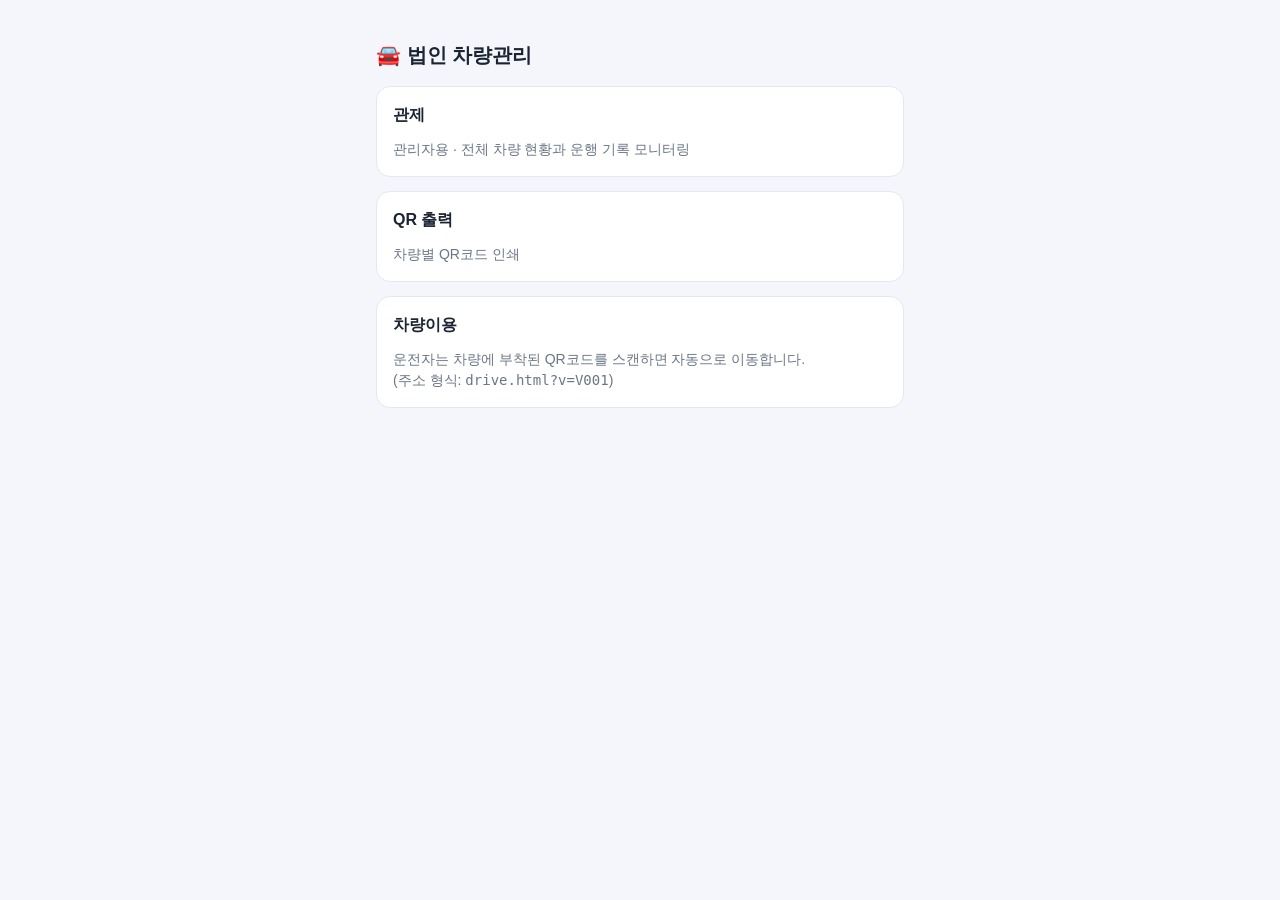
<file: index.html>
<!doctype html>
<html lang="ko">
<head>
<meta charset="utf-8">
<meta name="viewport" content="width=device-width,initial-scale=1">
<title>법인 차량관리</title>
<link rel="stylesheet" href="style.css">
</head>
<body>
<div class="wrap">
  <h1 style="margin:24px 0 16px">🚘 법인 차량관리</h1>
  <a href="admin.html" style="text-decoration:none;color:inherit"><div class="card"><h2>관제</h2><div class="muted">관리자용 · 전체 차량 현황과 운행 기록 모니터링</div></div></a>
  <a href="qr.html" style="text-decoration:none;color:inherit"><div class="card"><h2>QR 출력</h2><div class="muted">차량별 QR코드 인쇄</div></div></a>
  <div class="card"><h2>차량이용</h2><div class="muted">운전자는 차량에 부착된 QR코드를 스캔하면 자동으로 이동합니다.<br>(주소 형식: <code>drive.html?v=V001</code>)</div></div>
</div>
</body>
</html>
</file>
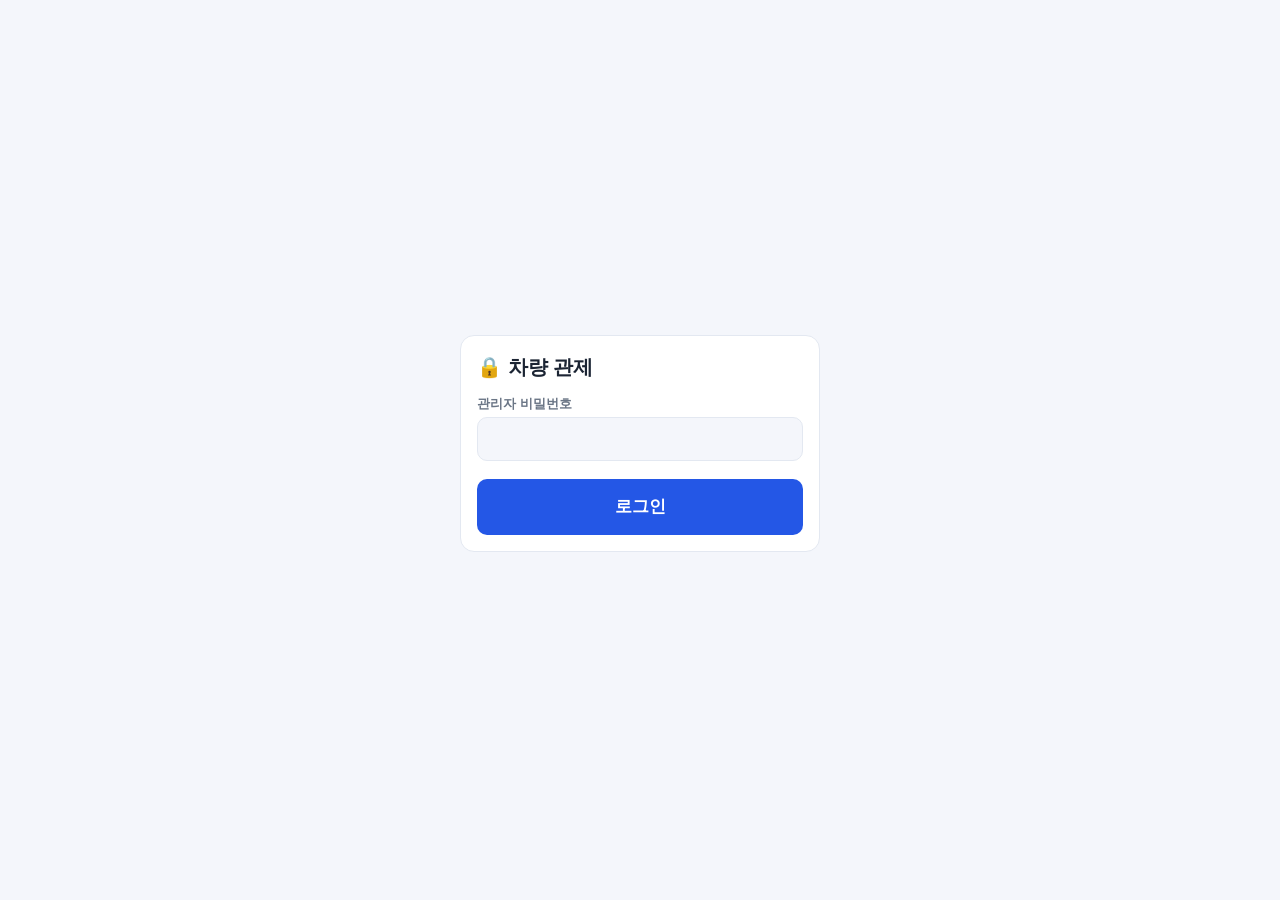
<file: admin.html>
<!doctype html>
<html lang="ko">
<head>
<meta charset="utf-8">
<meta name="viewport" content="width=device-width,initial-scale=1">
<title>차량 관제</title>
<link rel="stylesheet" href="style.css">
</head>
<body>
<div id="login"><form class="card" id="lf">
  <h1>🔒 차량 관제</h1>
  <label>관리자 비밀번호</label>
  <input type="password" id="pw" autocomplete="current-password" required>
  <button class="full">로그인</button>
</form></div>

<div class="wrap wide">
  <div class="top">
    <h1>🚘 차량 관제</h1>
    <div><span class="muted" id="upd"></span>
      <button class="ghost sm" onclick="refresh()">새로고침</button>
      <a href="qr.html"><button class="ghost sm">QR 출력</button></a>
    </div>
  </div>
  <div class="tiles" id="tiles"></div>
  <h2>차량 현황</h2>
  <div class="grid" id="vgrid"></div>
  <div class="card">
    <h2>📅 예정된 예약</h2>
    <div class="tablewrap"><table>
      <thead><tr><th>차량</th><th>예약자</th><th>부서</th><th>목적지</th><th>시작</th><th>종료</th><th></th></tr></thead>
      <tbody id="rsv"></tbody></table></div>
  </div>
  <div class="card">
    <h2>운행 기록</h2>
    <div class="filters">
      <input id="q" placeholder="검색 (운전자 · 부서 · 차량번호 · 목적지)">
      <select id="fs"><option value="">전체 상태</option><option>운행중</option><option>완료</option></select>
      <select id="fv"><option value="">전체 차량</option></select>
    </div>
    <div class="tablewrap"><table>
      <thead><tr><th>상태</th><th>차량</th><th>운전자</th><th>부서</th><th>목적지</th><th>용무</th><th>출발</th><th>도착</th><th class="r">시작km</th><th class="r">종료km</th><th class="r">거리</th><th>비고</th></tr></thead>
      <tbody id="rows"></tbody></table></div>
  </div>
</div>
<script src="config.js"></script>
<script src="common.js"></script>
<script>
let PW = sessionStorage.getItem('carlog_pw') || '', D = null;
const $ = id => document.getElementById(id);
const login = $('login');

async function refresh(first) {
  if (!PW) return;
  try { D = await api('dashboard', { pw: PW }); }
  catch (e) { if (first || /비밀번호/.test(e.message)) { PW = ''; sessionStorage.removeItem('carlog_pw'); login.style.display = 'flex'; } toast(e.message, false); return; }
  login.style.display = 'none';
  render();
}

$('lf').onsubmit = e => { e.preventDefault(); PW = $('pw').value; sessionStorage.setItem('carlog_pw', PW); refresh(true); };

function render() {
  const today = D.now.slice(0, 10);
  const vs = D.vehicles, run = D.logs.filter(l => l['상태'] === '운행중');
  const todayLogs = D.logs.filter(l => l['출발시각'].startsWith(today));
  const todayKm = todayLogs.reduce((s, l) => s + (Number(l['주행거리']) || 0), 0);
  const cnt = s => vs.filter(v => v['상태'] === s).length;
  $('upd').textContent = '갱신 ' + D.now.slice(11, 16);
  $('tiles').innerHTML = [['전체 차량', vs.length], ['운행 중', cnt('운행중')], ['가용', cnt('가용')], ['정비', cnt('정비')], ['오늘 운행', todayLogs.length + '건'], ['오늘 주행', num(todayKm) + 'km']]
    .map(([k, v]) => `<div class="tile"><b>${v}</b><span>${k}</span></div>`).join('');

  $('vgrid').innerHTML = vs.map(v => {
    const t = run.find(l => l['차량ID'] === v['차량ID']);
    const cls = v['상태'] === '운행중' ? 'run' : v['상태'] === '정비' ? 'fix' : '';
    const soon = d => d && (parseTime(d + ' 00:00:00') - new Date()) / 864e5 < 30;
    return `<div class="vc ${cls}">
      <div class="vhead"><div><b style="font-size:18px">${esc(v['차량번호'])}</b><div class="muted">${esc(v['차종'])} · ${esc(v['부서'])} · ${esc(v['연료'])}</div></div>
      <span class="badge b-${esc(v['상태'])}">${esc(v['상태'])}</span></div>
      <div class="kv"><span>누적 km</span><span>${v['현재km'] === '' ? '-' : num(v['현재km']) + ' km'}</span>
      ${t ? `<span>운전자</span><b>${esc(t['운전자'])}</b><span>목적지</span><span>${esc(t['목적지'])}</span><span>경과</span><span>${elapsed(t['출발시각'])}</span>` : ''}
      <span>다음점검</span><span ${soon(v['다음점검일']) ? 'style="color:var(--warn);font-weight:700"' : ''}>${esc(v['다음점검일'])}</span></div>
      <div class="actions">
        ${t ? `<button class="danger sm" onclick="force('${v['차량ID']}',${t['시작km']})">강제 종료</button>` : ''}
        ${!t && v['상태'] === '가용' ? `<button class="ghost sm" onclick="setStatus('${v['차량ID']}','정비')">정비 전환</button>` : ''}
        ${v['상태'] === '정비' ? `<button class="ghost sm" onclick="setStatus('${v['차량ID']}','가용')">정비 해제</button>` : ''}
        <a href="drive.html?v=${v['차량ID']}" target="_blank"><button class="ghost sm">운행 페이지</button></a>
      </div></div>`;
  }).join('');

  const fv = $('fv'), cur = fv.value;
  fv.innerHTML = '<option value="">전체 차량</option>' + vs.map(v => `<option value="${v['차량ID']}">${esc(v['차량번호'])}</option>`).join('');
  fv.value = cur;
  $('rsv').innerHTML = (D.reservations || []).map(r => `<tr><td>${esc(r['차량번호'])}</td><td>${esc(r['예약자'])}</td><td>${esc(r['부서'])}</td><td>${esc(r['목적지'])}</td><td>${esc(String(r['시작시각']).slice(5, 16))}</td><td>${esc(String(r['종료시각']).slice(5, 16))}</td><td><button class="danger sm" onclick="cancelRes('${esc(r['예약ID'])}')">취소</button></td></tr>`).join('')
    || '<tr><td colspan="7" class="muted">예정된 예약이 없습니다.</td></tr>';
  rows();
}

function rows() {
  const q = $('q').value.trim(), s = $('fs').value, v = $('fv').value;
  const list = D.logs.filter(l => (!s || l['상태'] === s) && (!v || l['차량ID'] === v) &&
    (!q || [l['운전자'], l['부서'], l['차량번호'], l['목적지']].join(' ').includes(q)));
  $('rows').innerHTML = list.map(l => `<tr>
    <td><span class="badge b-${esc(l['상태'])}">${esc(l['상태'])}</span></td><td>${esc(l['차량번호'])}</td><td>${esc(l['운전자'])}</td><td>${esc(l['부서'])}</td>
    <td>${esc(l['목적지'])}</td><td>${esc(l['용무'])}</td><td>${esc(String(l['출발시각']).slice(5, 16))}</td><td>${esc(String(l['도착시각']).slice(5, 16))}</td>
    <td class="r">${num(l['시작km'])}</td><td class="r">${l['종료km'] === '' ? '-' : num(l['종료km'])}</td><td class="r">${l['주행거리'] === '' ? '-' : num(l['주행거리'])}</td><td>${esc(l['비고'])}</td></tr>`).join('')
    || '<tr><td colspan="12" class="muted">기록이 없습니다.</td></tr>';
}
['q', 'fs', 'fv'].forEach(id => $(id).addEventListener('input', () => D && rows()));

async function force(id, startKm) {
  const km = prompt('강제 종료할 종료 km를 입력하세요 (시작 ' + startKm + ')');
  if (km === null || km === '') return;
  try { await api('forceEnd', { pw: PW, vehicleId: id, endKm: km }, true); toast('종료 처리되었습니다'); refresh(); } catch (e) { toast(e.message, false); }
}
async function setStatus(id, status) {
  try { await api('setStatus', { pw: PW, vehicleId: id, status }, true); toast(status + ' 처리되었습니다'); refresh(); } catch (e) { toast(e.message, false); }
}

async function cancelRes(id) {
  if (!confirm('이 예약을 취소할까요?')) return;
  try { await api('adminCancelRes', { pw: PW, id }, true); toast('예약이 취소되었습니다'); refresh(); } catch (e) { toast(e.message, false); }
}

refresh(true);
setInterval(() => { if (PW && !document.hidden) refresh(); }, 30000);
</script>
</body>
</html>
</file>
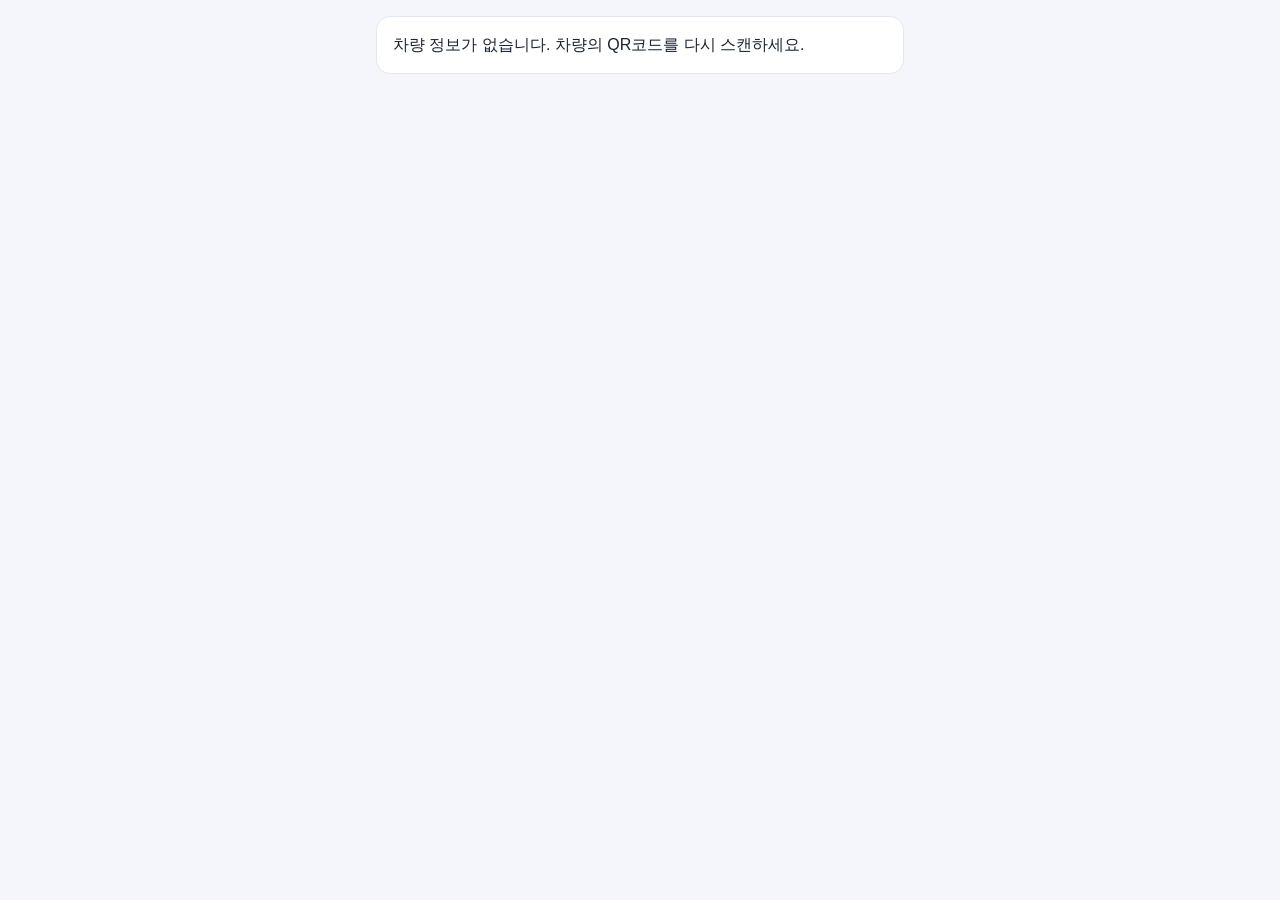
<file: drive.html>
<!doctype html>
<html lang="ko">
<head>
<meta charset="utf-8">
<meta name="viewport" content="width=device-width,initial-scale=1">
<title>차량이용</title>
<link rel="stylesheet" href="style.css">
</head>
<body>
<div class="wrap">
  <div id="app"><div class="card muted">불러오는 중…</div></div>
</div>
<script src="config.js"></script>
<script src="common.js"></script>
<script>
const vid = new URLSearchParams(location.search).get('v');
const app = document.getElementById('app');
const LAST = 'carlog_driver';
const LAST_DEPT = 'carlog_dept';
let data;

function head(v) {
  return `<div class="card">
    <div class="vhead"><div><div class="muted">${esc(v['차종'])} · ${esc(v['부서'])}</div><div class="vnum">${esc(v['차량번호'])}</div></div>
    <span class="badge b-${esc(v['상태'])}">${esc(v['상태'])}</span></div></div>`;
}

async function load() {
  if (!vid) { app.innerHTML = '<div class="card">차량 정보가 없습니다. 차량의 QR코드를 다시 스캔하세요.</div>'; return; }
  try { data = await api('vehicle', { id: vid }); } catch (e) { app.innerHTML = `<div class="card" style="color:var(--err)">${esc(e.message)}</div>`; return; }
  const v = data.vehicle, t = data.openTrip;
  if (t) renderEnd(v, t);
  else if (v['상태'] === '정비') app.innerHTML = head(v) + '<div class="card">정비 중인 차량입니다. 운행할 수 없습니다.</div>';
  else renderStart(v);
  renderReserve(v);
}

function renderStart(v) {
  const saved = localStorage.getItem(LAST) || '';
  const savedDept = localStorage.getItem(LAST_DEPT) || '';
  app.innerHTML = head(v) + `
  <form class="card" id="f">
    <h2>🚗 운행 시작</h2>
    <label>운전자 이름</label>
    <input name="driver" list="drv" required pattern=".*[^ ].*" title="이름을 입력하세요" autocomplete="off" value="${esc(saved)}" placeholder="이름 입력 또는 선택">
    <datalist id="drv">${data.drivers.map(d => `<option value="${esc(d)}">`).join('')}</datalist>
    <label>부서</label>
    <input name="dept" required pattern=".*[^ ].*" title="부서를 입력하세요" autocomplete="off" value="${esc(savedDept)}" placeholder="예) 물류팀">
    <label>목적지</label>
    <input name="destination" required pattern=".*[^ ].*" title="목적지를 입력하세요" placeholder="예) 강남 고객사">
    <label>용무</label>
    <select name="purpose"><option>업무</option><option>영업</option><option>배송</option><option>출장</option><option>기타</option></select>
    <label>시작 km (계기판)</label>
    <input name="startKm" type="number" inputmode="numeric" min="0" required value="${esc(v['현재km'])}">
    <div class="hint">${v['현재km'] === '' ? '계기판의 현재 km를 입력하세요.' : '마지막 기록: ' + num(v['현재km']) + ' km · 계기판과 다르면 수정하세요.'}</div>
    <label>비고 (선택)</label>
    <input name="note" placeholder="동승자, 특이사항 등">
    <button class="full" id="btn">운행 시작</button>
  </form>`;
  document.getElementById('f').onsubmit = async ev => {
    ev.preventDefault();
    const f = Object.fromEntries(new FormData(ev.target));
    await submit('start', { vehicleId: vid, ...f }, () => { localStorage.setItem(LAST, f.driver); localStorage.setItem(LAST_DEPT, f.dept); done('🚗 운행이 시작되었습니다', '안전운전하세요! 도착 후 같은 QR을 다시 스캔해 종료 km를 입력하세요.'); });
  };
}

function renderEnd(v, t) {
  app.innerHTML = head(v) + `
  <div class="card"><h2>운행 중</h2>
    <div class="kv"><span>운전자</span><b>${esc(t['운전자'])}</b><span>목적지</span><span>${esc(t['목적지'])} (${esc(t['용무'])})</span>
    <span>출발</span><span>${esc(t['출발시각'])} (${elapsed(t['출발시각'])} 경과)</span><span>시작 km</span><span>${num(t['시작km'])} km</span></div></div>
  <form class="card" id="f">
    <h2>🏁 운행 종료</h2>
    <label>종료 km (계기판)</label>
    <input name="endKm" id="endKm" type="number" inputmode="numeric" min="${esc(t['시작km'])}" required placeholder="${esc(t['시작km'])} 이상" autofocus>
    <div class="hint">주행거리: <span class="big" id="dist">-</span></div>
    <label>비고 (선택)</label>
    <input name="note" placeholder="특이사항">
    <button class="full" id="btn">운행 종료</button>
  </form>`;
  const km = document.getElementById('endKm');
  km.oninput = () => { const d = Number(km.value) - Number(t['시작km']); document.getElementById('dist').textContent = km.value && d >= 0 ? num(d) + ' km' : '-'; };
  document.getElementById('f').onsubmit = async ev => {
    ev.preventDefault();
    const f = Object.fromEntries(new FormData(ev.target));
    await submit('end', { vehicleId: vid, ...f }, r => done('🏁 운행이 종료되었습니다', `이번 주행거리 ${num(r.distance)} km. 수고하셨습니다!`));
  };
}

async function submit(action, body, ok) {
  const b = document.getElementById('btn'); b.disabled = true; b.textContent = '저장 중…';
  try { const r = await api(action, body, true); ok(r); }
  catch (e) { toast(e.message, false); b.disabled = false; b.textContent = action === 'start' ? '운행 시작' : '운행 종료'; }
}

function done(title, msg) {
  app.innerHTML = `${head(data.vehicle).replace(/<span class="badge.*?<\/span>/, '')}<div class="card" style="text-align:center"><h1>${title}</h1><p class="muted">${msg}</p><button class="ghost" onclick="load()">현재 상태 보기</button></div>`;
}
function fmt(x) { return String(x).slice(5, 16); }
function kst(ms) { return new Date(ms).toLocaleString('sv-SE', { timeZone: 'Asia/Seoul' }); }

function renderReserve(v) {
  const list = data.reservations || [];
  // 운행 시작 전, 지금 ~ 2시간 안에 다른 예약이 있으면 경고만 표시 (운행은 막지 않음)
  if (!data.openTrip) {
    const now = kst(Date.now()), soon = kst(Date.now() + 2 * 3600 * 1000);
    const near = list.filter(r => String(r['시작시각']) <= soon && String(r['종료시각']) > now);
    if (near.length) {
      const first = app.querySelector('.card');
      first.insertAdjacentHTML('afterend', `<div class="card" style="border-color:var(--warn)"><b style="color:var(--warn)">⚠️ 예약된 차량입니다</b>${near.map(r => `<div class="muted">${esc(fmt(r['시작시각']))} ~ ${esc(fmt(r['종료시각']))} · ${esc(r['예약자'])} (${esc(r['부서'])}) · ${esc(r['목적지'])}</div>`).join('')}<div class="hint">운행은 가능하지만 예약자와 먼저 확인하세요.</div></div>`);
    }
  }
  const rows = list.map(r => `<div style="display:flex;justify-content:space-between;align-items:center;gap:8px;padding:8px 0;border-bottom:1px solid var(--line)"><span><b>${esc(fmt(r['시작시각']))} ~ ${esc(fmt(r['종료시각']))}</b><br><span class="muted">${esc(r['예약자'])} (${esc(r['부서'])}) · ${esc(r['목적지'])}</span></span><button type="button" class="ghost sm" onclick="cancelRes('${esc(r['예약ID'])}')">취소</button></div>`).join('') || '<div class="muted">예정된 예약이 없습니다.</div>';
  app.insertAdjacentHTML('beforeend', `
  <div class="card"><h2>📅 예약 현황</h2>${rows}</div>
  <details class="card" id="rsv"><summary style="font-weight:700;cursor:pointer">📅 이 차량 예약하기</summary>
    <form id="rf">
      <label>예약자 이름</label>
      <input name="name" required pattern=".*[^ ].*" title="이름을 입력하세요" autocomplete="off" value="${esc(localStorage.getItem(LAST) || '')}">
      <label>부서</label>
      <input name="dept" required pattern=".*[^ ].*" title="부서를 입력하세요" autocomplete="off" value="${esc(localStorage.getItem(LAST_DEPT) || '')}" placeholder="예) 물류팀">
      <label>목적지</label>
      <input name="destination" required pattern=".*[^ ].*" title="목적지를 입력하세요" placeholder="예) 강남 고객사">
      <label>사용 시작</label>
      <input type="datetime-local" name="start" required>
      <label>사용 종료</label>
      <input type="datetime-local" name="end" required>
      <label>취소번호 (숫자 4자리)</label>
      <input name="pin" required inputmode="numeric" pattern="[0-9]{4}" maxlength="4" title="숫자 4자리를 입력하세요" placeholder="예약 취소할 때 필요합니다">
      <button class="full" id="rbtn">예약하기</button>
    </form>
  </details>`);
  document.getElementById('rf').onsubmit = async ev => {
    ev.preventDefault();
    const f = Object.fromEntries(new FormData(ev.target));
    const b = document.getElementById('rbtn'); b.disabled = true; b.textContent = '저장 중…';
    try {
      await api('reserve', { vehicleId: vid, ...f }, true);
      localStorage.setItem(LAST, f.name); localStorage.setItem(LAST_DEPT, f.dept);
      toast('예약되었습니다'); await load();
    } catch (e) { toast(e.message, false); b.disabled = false; b.textContent = '예약하기'; }
  };
}

async function cancelRes(id) {
  const pin = prompt('예약할 때 정한 취소번호(숫자 4자리)를 입력하세요');
  if (pin === null || pin.trim() === '') return;
  try { await api('cancelRes', { id, pin }, true); toast('예약이 취소되었습니다'); await load(); }
  catch (e) { toast(e.message, false); }
}

load();
</script>
</body>
</html>
</file>
<file: style.css>
:root{--bg:#f4f6fb;--card:#fff;--text:#1b2433;--muted:#6b7686;--line:#e3e8f1;--pri:#2457e6;--pri-d:#1a43b8;--ok:#14915a;--warn:#d9822b;--err:#d23c3c;--okbg:#e5f6ee;--warnbg:#fdf0e1;--errbg:#fde8e8;--pribg:#e8eefc}
@media (prefers-color-scheme:dark){:root{--bg:#10141c;--card:#1a2030;--text:#e6ebf5;--muted:#93a0b5;--line:#2a3347;--pri:#6f93ff;--pri-d:#5a7fe8;--ok:#4cc790;--warn:#f0a65a;--err:#f07676;--okbg:#14301f;--warnbg:#38280f;--errbg:#3a1a1a;--pribg:#1b2850}}
*{box-sizing:border-box}
body{margin:0;background:var(--bg);color:var(--text);font:16px/1.5 -apple-system,"Malgun Gothic","Noto Sans KR",sans-serif}
.wrap{max-width:560px;margin:0 auto;padding:16px}
.wrap.wide{max-width:1200px}
h1{font-size:20px;margin:0}
h2{font-size:16px;margin:0 0 12px}
.card{background:var(--card);border:1px solid var(--line);border-radius:14px;padding:16px;margin-bottom:14px}
label{display:block;font-size:13px;font-weight:600;color:var(--muted);margin:12px 0 4px}
input,select,textarea{width:100%;padding:12px;border:1px solid var(--line);border-radius:10px;font-size:16px;background:var(--bg);color:var(--text)}
input:focus,select:focus{outline:2px solid var(--pri);border-color:transparent}
button{font:inherit;font-weight:700;border:0;border-radius:10px;padding:13px 16px;cursor:pointer;background:var(--pri);color:#fff}
button:hover{background:var(--pri-d)}
button:disabled{opacity:.5;cursor:default}
button.ghost{background:var(--pribg);color:var(--pri)}
button.danger{background:var(--errbg);color:var(--err)}
button.sm{padding:6px 10px;font-size:13px;border-radius:8px}
button.full{width:100%;margin-top:18px;font-size:17px;padding:15px}
.badge{display:inline-block;padding:2px 10px;border-radius:99px;font-size:12px;font-weight:700}
.b-가용,.b-완료{background:var(--okbg);color:var(--ok)}
.b-운행중{background:var(--pribg);color:var(--pri)}
.b-정비{background:var(--warnbg);color:var(--warn)}
.vhead{display:flex;justify-content:space-between;align-items:center;gap:8px}
.vnum{font-size:26px;font-weight:800;letter-spacing:.5px}
.muted{color:var(--muted);font-size:14px}
.kv{display:grid;grid-template-columns:90px 1fr;gap:4px 8px;font-size:15px;margin-top:10px}
.kv span:nth-child(odd){color:var(--muted)}
.hint{font-size:13px;color:var(--muted);margin-top:4px}
.big{font-size:22px;font-weight:800;color:var(--pri)}
#toast{position:fixed;left:50%;bottom:24px;transform:translateX(-50%) translateY(80px);padding:12px 18px;border-radius:10px;color:#fff;font-weight:600;opacity:0;transition:.25s;z-index:99;max-width:90vw}
#toast.show{transform:translateX(-50%);opacity:1}
#toast.ok{background:var(--ok)}#toast.err{background:var(--err)}
/* 관제 */
.top{display:flex;justify-content:space-between;align-items:center;flex-wrap:wrap;gap:8px;margin-bottom:14px}
.tiles{display:grid;grid-template-columns:repeat(auto-fit,minmax(150px,1fr));gap:12px;margin-bottom:14px}
.tile{background:var(--card);border:1px solid var(--line);border-radius:14px;padding:14px}
.tile b{display:block;font-size:28px}
.tile span{color:var(--muted);font-size:13px}
.grid{display:grid;grid-template-columns:repeat(auto-fill,minmax(270px,1fr));gap:12px;margin-bottom:14px}
.vc{background:var(--card);border:1px solid var(--line);border-left:5px solid var(--ok);border-radius:14px;padding:14px}
.vc.run{border-left-color:var(--pri)}.vc.fix{border-left-color:var(--warn)}
.vc .actions{margin-top:10px;display:flex;gap:6px}
.tablewrap{overflow-x:auto}
table{width:100%;border-collapse:collapse;font-size:14px;white-space:nowrap}
th,td{padding:8px 10px;border-bottom:1px solid var(--line);text-align:left}
th{color:var(--muted);font-size:12px;position:sticky;top:0;background:var(--card)}
td.r,th.r{text-align:right}
.filters{display:flex;gap:8px;flex-wrap:wrap;margin-bottom:10px}
.filters input,.filters select{width:auto;flex:1;min-width:130px;padding:8px 10px;font-size:14px}
#login{position:fixed;inset:0;background:var(--bg);display:flex;align-items:center;justify-content:center;z-index:50}
#login .card{width:min(360px,90vw)}
.qrgrid{display:grid;grid-template-columns:repeat(auto-fill,minmax(220px,1fr));gap:14px}
.qrcard{text-align:center;break-inside:avoid}
.qrcard .qr{display:flex;justify-content:center;margin:10px 0;background:#fff;padding:10px;border-radius:8px}
@media print{body{background:#fff;color:#000}.noprint{display:none}.card{border:1px solid #999}}
</file>
